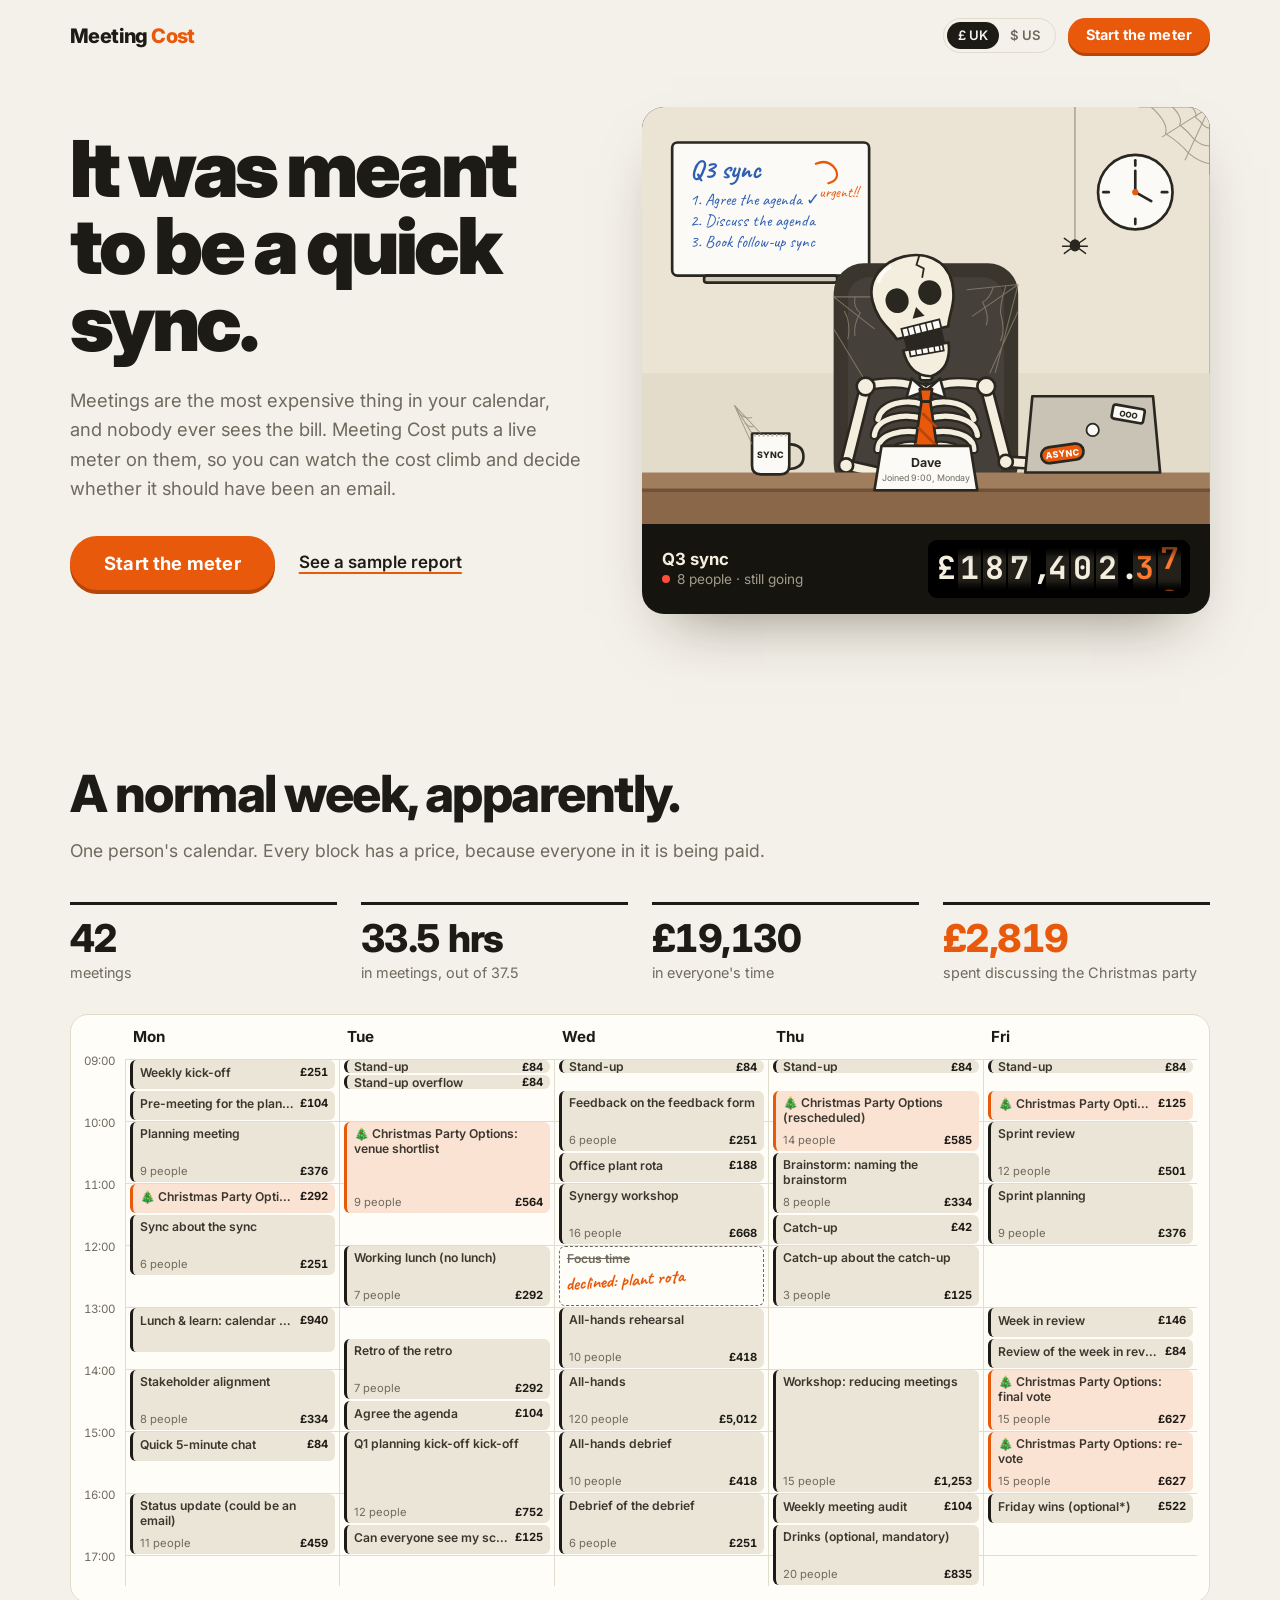
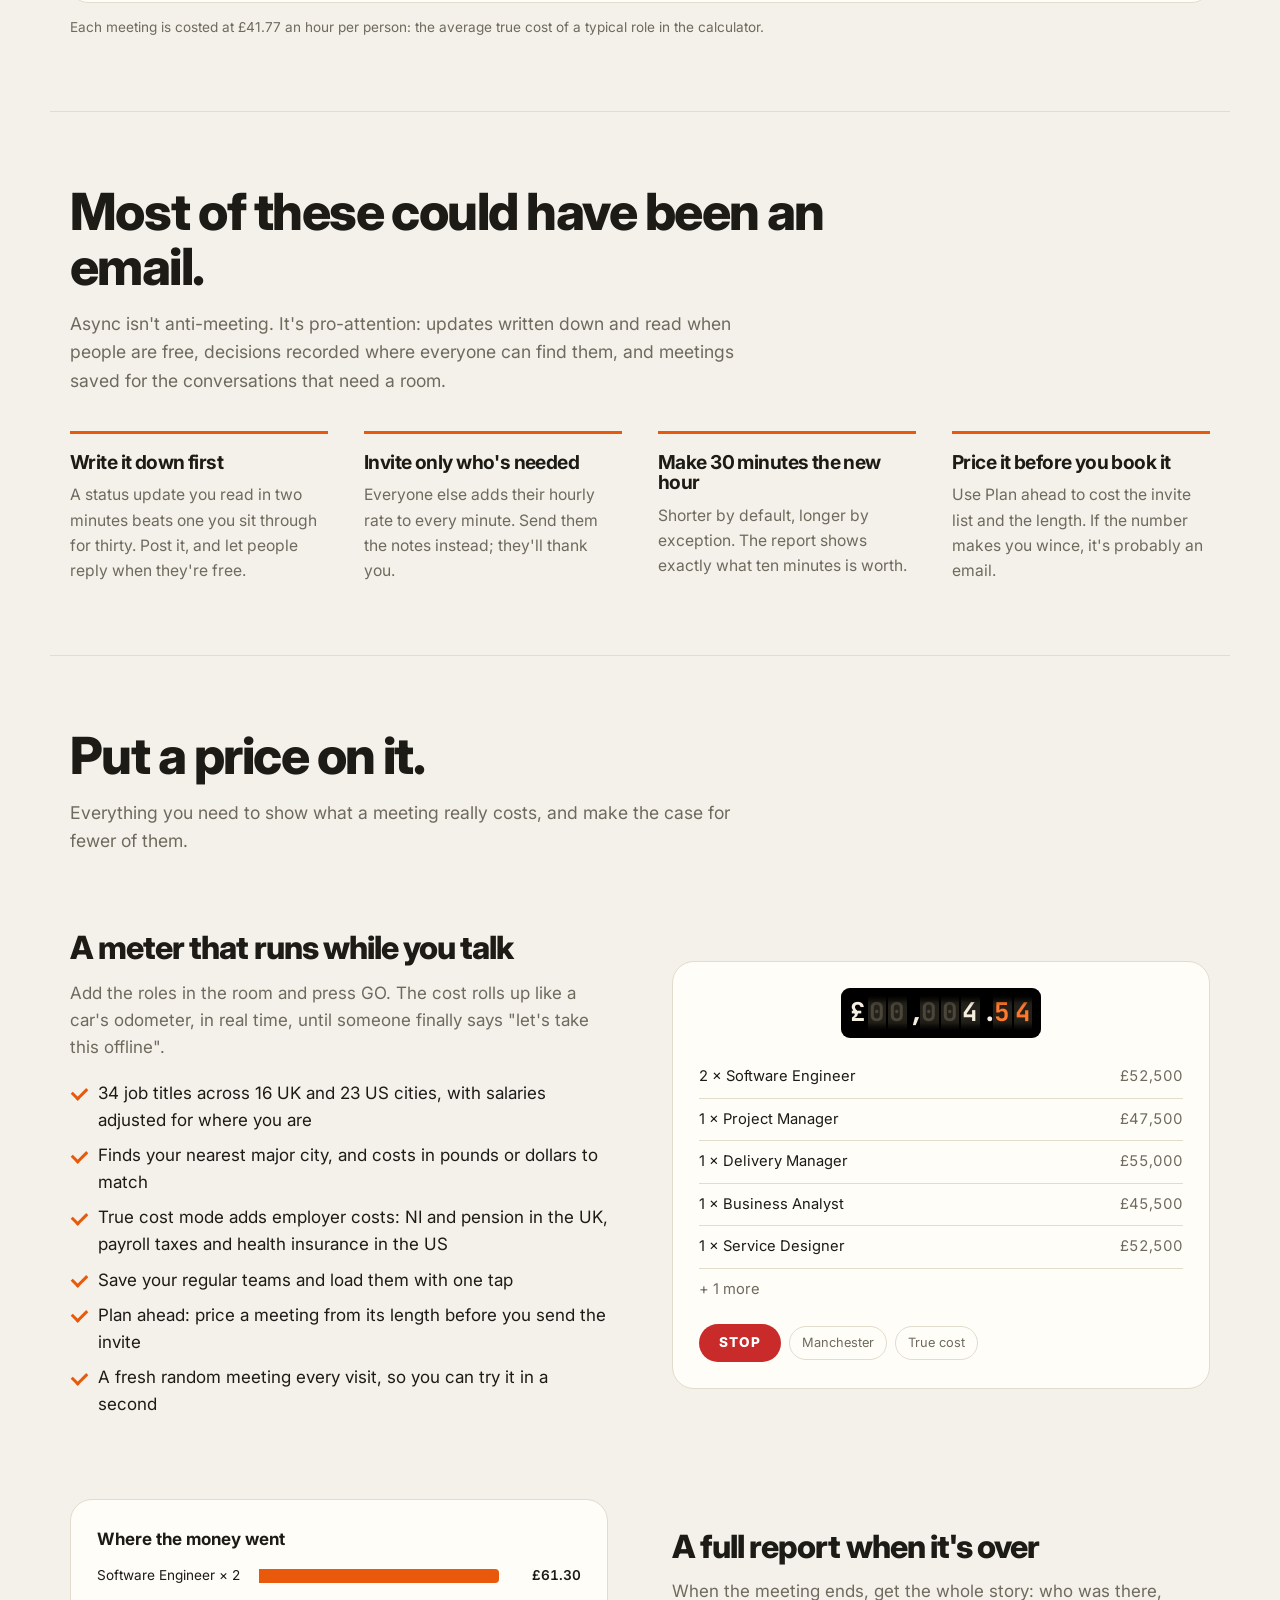
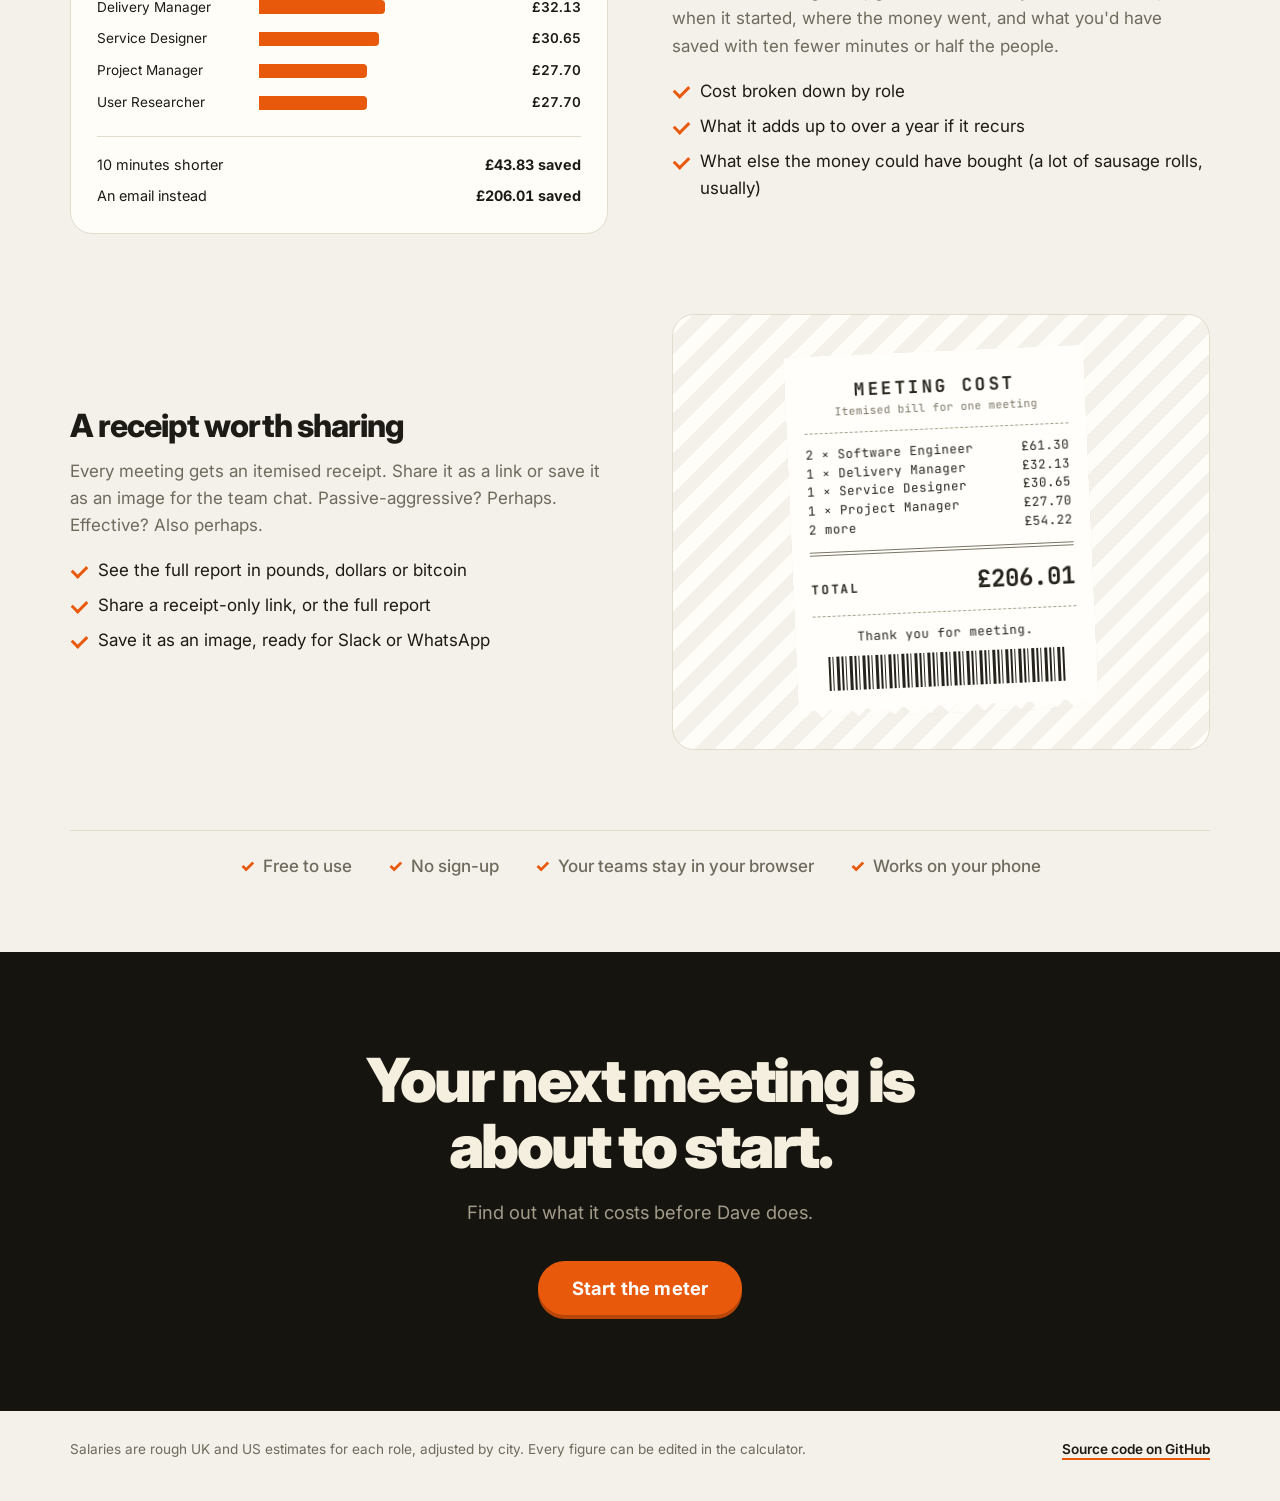
<file: index.html>
<!doctype html>
<html lang="en-GB">
<head>
  <meta charset="utf-8">
  <meta name="viewport" content="width=device-width, initial-scale=1">
  <title>Meeting Cost</title>
  <meta name="description" content="Put a live price on every meeting. Watch the cost climb, see what it could have bought, and make the case for async.">
  <link rel="preconnect" href="https://fonts.googleapis.com">
  <link rel="preconnect" href="https://fonts.gstatic.com" crossorigin>
  <link href="https://fonts.googleapis.com/css2?family=Inter:wght@400;500;600;700;800;900&family=JetBrains+Mono:wght@500;700&family=Caveat:wght@500;700&display=swap" rel="stylesheet">
  <link rel="stylesheet" href="landing.css">
  <link rel="icon" href="data:image/svg+xml,<svg xmlns='http://www.w3.org/2000/svg' viewBox='0 0 100 100'><text y='.9em' font-size='90'>💸</text></svg>">
</head>
<body>
  <header class="nav">
    <a class="brand" href="./">Meeting <span>Cost</span></a>
    <div class="nav-right">
      <div class="region" id="region" role="group" aria-label="Show prices for">
        <button type="button" data-cc="UK" aria-pressed="true">£ UK</button>
        <button type="button" data-cc="US" aria-pressed="false">$ US</button>
      </div>
      <a class="btn btn-small" href="calculator.html">Start the meter</a>
    </div>
  </header>

  <main>
    <!-- hero -->
    <section class="hero">
      <div class="hero-copy">
        <h1>It was meant to be a quick sync.</h1>
        <p class="sub">Meetings are the most expensive thing in your calendar, and nobody ever sees the bill. Meeting Cost puts a live meter on them, so you can watch the cost climb and decide whether it should have been an email.</p>
        <div class="cta-row">
          <a class="btn btn-big" href="calculator.html">Start the meter</a>
          <a class="link" id="sampleReport" href="report.html">See a sample report</a>
        </div>
      </div>
      <figure class="scene">
        <div class="scene-art"><svg xmlns="http://www.w3.org/2000/svg" viewBox="0 0 640 470" role="img" aria-labelledby="t d">
  <title id="t">A skeleton still sitting in a meeting</title>
  <desc id="d">A skeleton in a collar and orange tie slumps at a meeting-room table, covered in cobwebs, beside a dusty mug and a laptop. The whiteboard behind reads "Q3 sync" and the clock keeps ticking.</desc>
  <defs>
    <style>
      .ink { stroke: #2a2720; stroke-width: 3; stroke-linejoin: round; stroke-linecap: round; }
      .bone-o { fill: none; stroke: #2a2720; stroke-linecap: round; stroke-linejoin: round; }
      .bone { fill: none; stroke: #f4eedf; stroke-linecap: round; stroke-linejoin: round; }
      .web { fill: none; stroke: #8d8676; stroke-width: 1.2; opacity: .75; }
      .txt { font-family: Inter, system-ui, sans-serif; fill: #2a2720; }
      .hand { font-family: Caveat, "Marker Felt", "Comic Sans MS", cursive; fill: #2f5fb3; }
    </style>
  </defs>

  <!-- wall -->
  <rect width="640" height="470" fill="#ebe4d4"/>
  <rect y="300" width="640" height="120" fill="#e4dccb"/>

  <!-- whiteboard -->
  <rect x="34" y="40" width="222" height="150" rx="6" fill="#fbfaf6" class="ink"/>
  <rect x="70" y="190" width="150" height="8" rx="3" fill="#cfc7b6" class="ink" stroke-width="2"/>
  <text x="54" y="80" class="hand" font-size="30" font-weight="700">Q3 sync</text>
  <text x="54" y="110" class="hand" font-size="19">1. Agree the agenda ✓</text>
  <text x="54" y="134" class="hand" font-size="19">2. Discuss the agenda</text>
  <text x="54" y="158" class="hand" font-size="19">3. Book follow-up sync</text>
  <path d="M196 64 q14 -6 22 6 q6 12 -8 16" fill="none" stroke="#e8590c" stroke-width="2.5" stroke-linecap="round"/>
  <text x="200" y="102" class="hand" font-size="17" fill="#e8590c" style="fill:#e8590c">urgent!!</text>

  <!-- clock -->
  <circle cx="556" cy="96" r="42" fill="#fbfaf6" class="ink" stroke-width="4"/>
  <g stroke="#2a2720" stroke-width="3" stroke-linecap="round">
    <line x1="556" y1="60" x2="556" y2="66"/><line x1="556" y1="126" x2="556" y2="132"/>
    <line x1="520" y1="96" x2="526" y2="96"/><line x1="586" y1="96" x2="592" y2="96"/>
    <line x1="556" y1="96" x2="556" y2="72"/>
    <line x1="556" y1="96" x2="574" y2="106"/>
  </g>
  <circle cx="556" cy="96" r="3.5" fill="#e8590c"/>

  <!-- cobweb in the top-right corner, with a spider -->
  <g class="web">
    <path d="M640 0 L560 0 M640 0 L586 34 M640 0 L612 60 M640 0 L640 76"/>
    <path d="M574 0 Q594 18 590 30 Q606 40 616 52 Q628 62 640 64"/>
    <path d="M598 0 Q610 12 606 20 Q616 28 622 36 Q630 44 640 44"/>
    <path d="M620 0 Q626 8 624 12 Q630 16 632 20 Q636 24 640 24"/>
  </g>
  <line x1="488" y1="0" x2="488" y2="150" stroke="#8d8676" stroke-width="1.2"/>
  <g transform="translate(488 156)">
    <ellipse rx="6" ry="7" fill="#2a2720"/>
    <g stroke="#2a2720" stroke-width="1.6" fill="none" stroke-linecap="round">
      <path d="M-5 -3 l-7 -5 M-6 1 l-8 0 M-5 4 l-7 5 M5 -3 l7 -5 M6 1 l8 0 M5 4 l7 5"/>
    </g>
  </g>

  <!-- chair back -->
  <rect x="216" y="176" width="208" height="260" rx="34" fill="#3a362d"/>
  <rect x="232" y="192" width="176" height="230" rx="24" fill="#45403a"/>

  <!-- cobwebs from the chair to the skull and shoulder -->
  <g class="web">
    <path d="M424 200 L366 206 M424 200 L372 236 M424 200 L398 300 M424 230 L392 300"/>
    <path d="M396 203 Q392 216 384 220 Q392 236 388 246 M410 202 Q404 220 404 232 Q410 252 404 264"/>
    <path d="M216 214 L276 214 M216 214 L262 250 M216 250 L250 306"/>
    <path d="M240 214 Q238 226 246 232 Q238 246 240 258 M228 230 Q236 244 232 262"/>
  </g>

  <!-- ribcage and spine -->
  <g>
    <path d="M320 318 V412" class="bone-o" stroke-width="16"/>
    <path d="M320 318 V412" class="bone" stroke-width="10" stroke-dasharray="9 4"/>
    <g>
      <path d="M318 336 C298 328 270 334 266 352" class="bone-o" stroke-width="11"/>
      <path d="M318 352 C296 344 264 350 262 370" class="bone-o" stroke-width="11"/>
      <path d="M318 368 C296 362 266 368 266 386" class="bone-o" stroke-width="11"/>
      <path d="M318 384 C300 378 276 384 276 398" class="bone-o" stroke-width="11"/>
      <path d="M322 336 C342 328 370 334 374 352" class="bone-o" stroke-width="11"/>
      <path d="M322 352 C344 344 376 350 378 370" class="bone-o" stroke-width="11"/>
      <path d="M322 368 C344 362 374 368 374 386" class="bone-o" stroke-width="11"/>
      <path d="M322 384 C340 378 364 384 364 398" class="bone-o" stroke-width="11"/>
      <path d="M318 336 C298 328 270 334 266 352" class="bone" stroke-width="6"/>
      <path d="M318 352 C296 344 264 350 262 370" class="bone" stroke-width="6"/>
      <path d="M318 368 C296 362 266 368 266 386" class="bone" stroke-width="6"/>
      <path d="M318 384 C300 378 276 384 276 398" class="bone" stroke-width="6"/>
      <path d="M322 336 C342 328 370 334 374 352" class="bone" stroke-width="6"/>
      <path d="M322 352 C344 344 376 350 378 370" class="bone" stroke-width="6"/>
      <path d="M322 368 C344 362 374 368 374 386" class="bone" stroke-width="6"/>
      <path d="M322 384 C340 378 364 384 364 398" class="bone" stroke-width="6"/>
    </g>
  </g>

  <!-- collarbones -->
  <path d="M316 318 C296 308 274 310 252 314" class="bone-o" stroke-width="13"/>
  <path d="M324 318 C344 308 366 310 388 314" class="bone-o" stroke-width="13"/>
  <path d="M316 318 C296 308 274 310 252 314" class="bone" stroke-width="8"/>
  <path d="M324 318 C344 308 366 310 388 314" class="bone" stroke-width="8"/>

  <!-- arms: left elbow on the table, right reaching for the laptop -->
  <g>
    <path d="M252 316 L230 404" class="bone-o" stroke-width="16"/>
    <path d="M230 404 L292 418" class="bone-o" stroke-width="15"/>
    <path d="M388 316 L410 400" class="bone-o" stroke-width="16"/>
    <path d="M410 400 L446 402" class="bone-o" stroke-width="15"/>
    <path d="M252 316 L230 404" class="bone" stroke-width="10"/>
    <path d="M230 404 L292 418" class="bone" stroke-width="9"/>
    <path d="M388 316 L410 400" class="bone" stroke-width="10"/>
    <path d="M410 400 L446 402" class="bone" stroke-width="9"/>
    <circle cx="252" cy="315" r="10" fill="#f4eedf" class="ink"/>
    <circle cx="388" cy="315" r="10" fill="#f4eedf" class="ink"/>
    <circle cx="230" cy="404" r="8" fill="#f4eedf" class="ink"/>
    <circle cx="410" cy="400" r="8" fill="#f4eedf" class="ink"/>
  </g>

  <!-- collar and tie -->
  <path d="M304 306 L320 320 L298 328 Z" fill="#fbfaf6" class="ink" stroke-width="2.5"/>
  <path d="M336 306 L320 320 L342 328 Z" fill="#fbfaf6" class="ink" stroke-width="2.5"/>
  <path d="M313 318 H327 L325 332 H315 Z" fill="#e8590c" class="ink" stroke-width="2.5"/>
  <path d="M315 332 H325 L334 394 L320 408 L306 394 Z" fill="#e8590c" class="ink" stroke-width="2.5"/>
  <path d="M317 346 L331 360 M312 362 L333 383 M309 380 L326 397" stroke="#b84508" stroke-width="3" stroke-linecap="round"/>

  <!-- neck -->
  <rect x="312" y="288" width="16" height="10" rx="3" fill="#f4eedf" class="ink" stroke-width="2.5"/>
  <rect x="313" y="298" width="14" height="10" rx="3" fill="#f4eedf" class="ink" stroke-width="2.5"/>

  <!-- skull, slumped to one side -->
  <g transform="rotate(-14 320 270)">
    <!-- open mouth -->
    <rect x="298" y="250" width="44" height="24" rx="4" fill="#2a2720"/>
    <!-- jaw, dropped open -->
    <g transform="translate(0 8) rotate(4 320 262)">
    <path d="M294 262 Q296 292 320 296 Q344 292 346 262 Z" fill="#f4eedf" class="ink"/>
    <path d="M301 263 H339 V270 H301 Z" fill="#fbfaf6" stroke="#2a2720" stroke-width="2"/>
    <path d="M308 263 V270 M315 263 V270 M322 263 V270 M329 263 V270 M335 263 V270" stroke="#2a2720" stroke-width="1.6"/>
    </g>
    <!-- cranium -->
    <path d="M274 206 C274 152 366 152 366 206 C366 230 354 240 350 254 H290 C286 240 274 230 274 206 Z" fill="#f4eedf" class="ink"/>
    <path d="M298 244 H342 V254 H298 Z" fill="#fbfaf6" stroke="#2a2720" stroke-width="2"/>
    <path d="M305 244 V254 M312 244 V254 M319 244 V254 M326 244 V254 M333 244 V254" stroke="#2a2720" stroke-width="1.6"/>
    <ellipse cx="301" cy="212" rx="13" ry="14" fill="#2a2720"/>
    <ellipse cx="339" cy="212" rx="13" ry="14" fill="#2a2720"/>
    <path d="M320 224 L313 236 H327 Z" fill="#2a2720"/>
    <path d="M338 168 l-6 10 l7 6 l-4 9" fill="none" stroke="#2a2720" stroke-width="2" stroke-linecap="round"/>
    <path d="M286 186 q6 -10 16 -12" fill="none" stroke="#fff" stroke-width="4" stroke-linecap="round" opacity=".8"/>
  </g>

  <!-- table -->
  <rect x="0" y="412" width="640" height="20" fill="#a07d5c"/>
  <rect x="0" y="432" width="640" height="38" fill="#8a6748"/>
  <rect x="0" y="430" width="640" height="4" fill="#6f523a"/>

  <!-- left hand resting on the table -->
  <g fill="#f4eedf" class="ink" stroke-width="2.5">
    <rect x="286" y="404" width="20" height="12" rx="5"/>
    <rect x="304" y="401" width="14" height="5" rx="2.5"/>
    <rect x="305" y="407" width="16" height="5" rx="2.5"/>
    <rect x="303" y="413" width="14" height="5" rx="2.5"/>
  </g>

  <!-- laptop, seen from behind -->
  <path d="M432 412 L440 326 H576 L584 412 Z" fill="#c9c3b6" class="ink"/>
  <circle cx="508" cy="364" r="7" fill="#fbfaf6" stroke="#2a2720" stroke-width="2"/>
  <g transform="rotate(-8 470 392)">
    <rect x="450" y="382" width="48" height="18" rx="9" fill="#e8590c" class="ink" stroke-width="2"/>
    <text x="474" y="395" text-anchor="middle" class="txt" font-size="10" font-weight="800" fill="#fff" style="fill:#fff">ASYNC</text>
  </g>
  <g transform="rotate(10 548 346)">
    <rect x="530" y="338" width="36" height="16" rx="3" fill="#fbfaf6" class="ink" stroke-width="2"/>
    <text x="548" y="350" text-anchor="middle" class="txt" font-size="9" font-weight="800">OOO</text>
  </g>

  <!-- dusty mug with a web -->
  <path d="M164 380 q18 0 18 14 q0 14 -18 14" fill="none" stroke="#2a2720" stroke-width="3"/>
  <path d="M124 368 H166 V404 Q166 414 156 414 H134 Q124 414 124 404 Z" fill="#fbfaf6" class="ink"/>
  <text x="145" y="396" text-anchor="middle" class="txt" font-size="10" font-weight="800">SYNC</text>
  <path d="M126 370 H164" stroke="#b9b1a0" stroke-width="3" stroke-dasharray="2 3"/>
  <g class="web"><path d="M124 368 L104 336 M134 368 L104 336 M124 380 L104 336"/><path d="M110 346 Q116 352 124 350 M116 356 Q122 362 126 360"/></g>

  <!-- name card -->
  <path d="M262 432 L270 382 H370 L378 432 Z" fill="#fbfaf6" class="ink"/>
  <text x="320" y="406" text-anchor="middle" class="txt" font-size="14" font-weight="700">Dave</text>
  <text x="320" y="422" text-anchor="middle" class="txt" font-size="10" fill="#6f6a5e" style="fill:#6f6a5e">Joined 9:00, Monday</text>
</svg></div>
        <figcaption class="display">
          <div class="display-label">
            <strong>Q3 sync</strong>
            <span id="heroMeta">8 people · still going</span>
          </div>
          <div class="odometer" id="heroOdo" aria-label="Running cost of the Q3 sync"></div>
        </figcaption>
      </figure>
    </section>

    <!-- calendar -->
    <section class="section calendar-section">
      <div class="section-head">
        <h2>A normal week, apparently.</h2>
        <p class="lede">One person's calendar. Every block has a price, because everyone in it is being paid.</p>
      </div>
      <div class="week-stats" id="weekStats"></div>
      <p class="swipe">Swipe to see the whole week</p>
      <div class="cal-scroll" tabindex="0" aria-label="A week of meetings, scrollable">
        <div class="cal" id="cal"></div>
      </div>
      <p class="fine" id="calNote"></p>
    </section>

    <!-- async -->
    <section class="section async">
      <div class="section-head">
        <h2>Most of these could have been an email.</h2>
        <p class="lede">Async isn't anti-meeting. It's pro-attention: updates written down and read when people are free, decisions recorded where everyone can find them, and meetings saved for the conversations that need a room.</p>
      </div>
      <div class="principles">
        <div>
          <h3>Write it down first</h3>
          <p>A status update you read in two minutes beats one you sit through for thirty. Post it, and let people reply when they're free.</p>
        </div>
        <div>
          <h3>Invite only who's needed</h3>
          <p>Everyone else adds their hourly rate to every minute. Send them the notes instead; they'll thank you.</p>
        </div>
        <div>
          <h3>Make 30 minutes the new hour</h3>
          <p>Shorter by default, longer by exception. The report shows exactly what ten minutes is worth.</p>
        </div>
        <div>
          <h3>Price it before you book it</h3>
          <p>Use Plan ahead to cost the invite list and the length. If the number makes you wince, it's probably an email.</p>
        </div>
      </div>
    </section>

    <!-- features -->
    <section class="section features">
      <div class="section-head">
        <h2>Put a price on it.</h2>
        <p class="lede">Everything you need to show what a meeting really costs, and make the case for fewer of them.</p>
      </div>

      <article class="feature">
        <div class="feature-copy">
          <h3>A meter that runs while you talk</h3>
          <p>Add the roles in the room and press GO. The cost rolls up like a car's odometer, in real time, until someone finally says "let's take this offline".</p>
          <ul class="ticks">
            <li><span id="roleCount">34</span> job titles across <span id="ukCities">16</span> UK and <span id="usCities">23</span> US cities, with salaries adjusted for where you are</li>
            <li>Finds your nearest major city, and costs in pounds or dollars to match</li>
            <li>True cost mode adds employer costs: NI and pension in the UK, payroll taxes and health insurance in the US</li>
            <li>Save your regular teams and load them with one tap</li>
            <li>Plan ahead: price a meeting from its length before you send the invite</li>
            <li>A fresh random meeting every visit, so you can try it in a second</li>
          </ul>
        </div>
        <div class="demo demo-calc" aria-hidden="true">
          <div class="mini-odo-wrap"><div class="odometer small" id="demoOdo"></div></div>
          <ul class="mini-rows" id="miniRows"></ul>
          <div class="mini-controls">
            <span class="mini-go">STOP</span>
            <span class="mini-chip" id="miniPlace">Manchester</span>
            <span class="mini-chip">True cost</span>
          </div>
        </div>
      </article>

      <article class="feature flip">
        <div class="feature-copy">
          <h3>A full report when it's over</h3>
          <p>When the meeting ends, get the whole story: who was there, when it started, where the money went, and what you'd have saved with ten fewer minutes or half the people.</p>
          <ul class="ticks">
            <li>Cost broken down by role</li>
            <li>What it adds up to over a year if it recurs</li>
            <li>What else the money could have bought (a lot of <span data-uk="sausage rolls" data-us="Costco hot dogs">sausage rolls</span>, usually)</li>
          </ul>
        </div>
        <div class="demo demo-report" aria-hidden="true">
          <p class="mini-title">Where the money went</p>
          <div class="mini-bars" id="miniBars"></div>
          <div class="mini-saves" id="miniSaves"></div>
        </div>
      </article>

      <article class="feature">
        <div class="feature-copy">
          <h3>A receipt worth sharing</h3>
          <p>Every meeting gets an itemised receipt. Share it as a link or save it as an image for the team chat. Passive-aggressive? Perhaps. Effective? Also perhaps.</p>
          <ul class="ticks">
            <li>See the full report in pounds, dollars or bitcoin</li>
            <li>Share a receipt-only link, or the full report</li>
            <li>Save it as an image, ready for Slack or WhatsApp</li>
          </ul>
        </div>
        <div class="demo demo-receipt" aria-hidden="true">
          <div class="mini-receipt" id="miniReceipt"></div>
        </div>
      </article>

      <ul class="facts">
        <li>Free to use</li>
        <li>No sign-up</li>
        <li>Your teams stay in your browser</li>
        <li>Works on your phone</li>
      </ul>
    </section>

    <!-- final CTA -->
    <section class="final">
      <h2>Your next meeting is about to start.</h2>
      <p>Find out what it costs before Dave does.</p>
      <a class="btn btn-big" href="calculator.html">Start the meter</a>
    </section>
  </main>

  <footer class="foot">
    <p>Salaries are rough UK and US estimates for each role, adjusted by city. Every figure can be edited in the calculator.</p>
    <p><a class="link" href="https://github.com/DrLazer/meeting-cost-calc">Source code on GitHub</a></p>
  </footer>

  <script type="module" src="landing.js"></script>
</body>
</html>
</file>
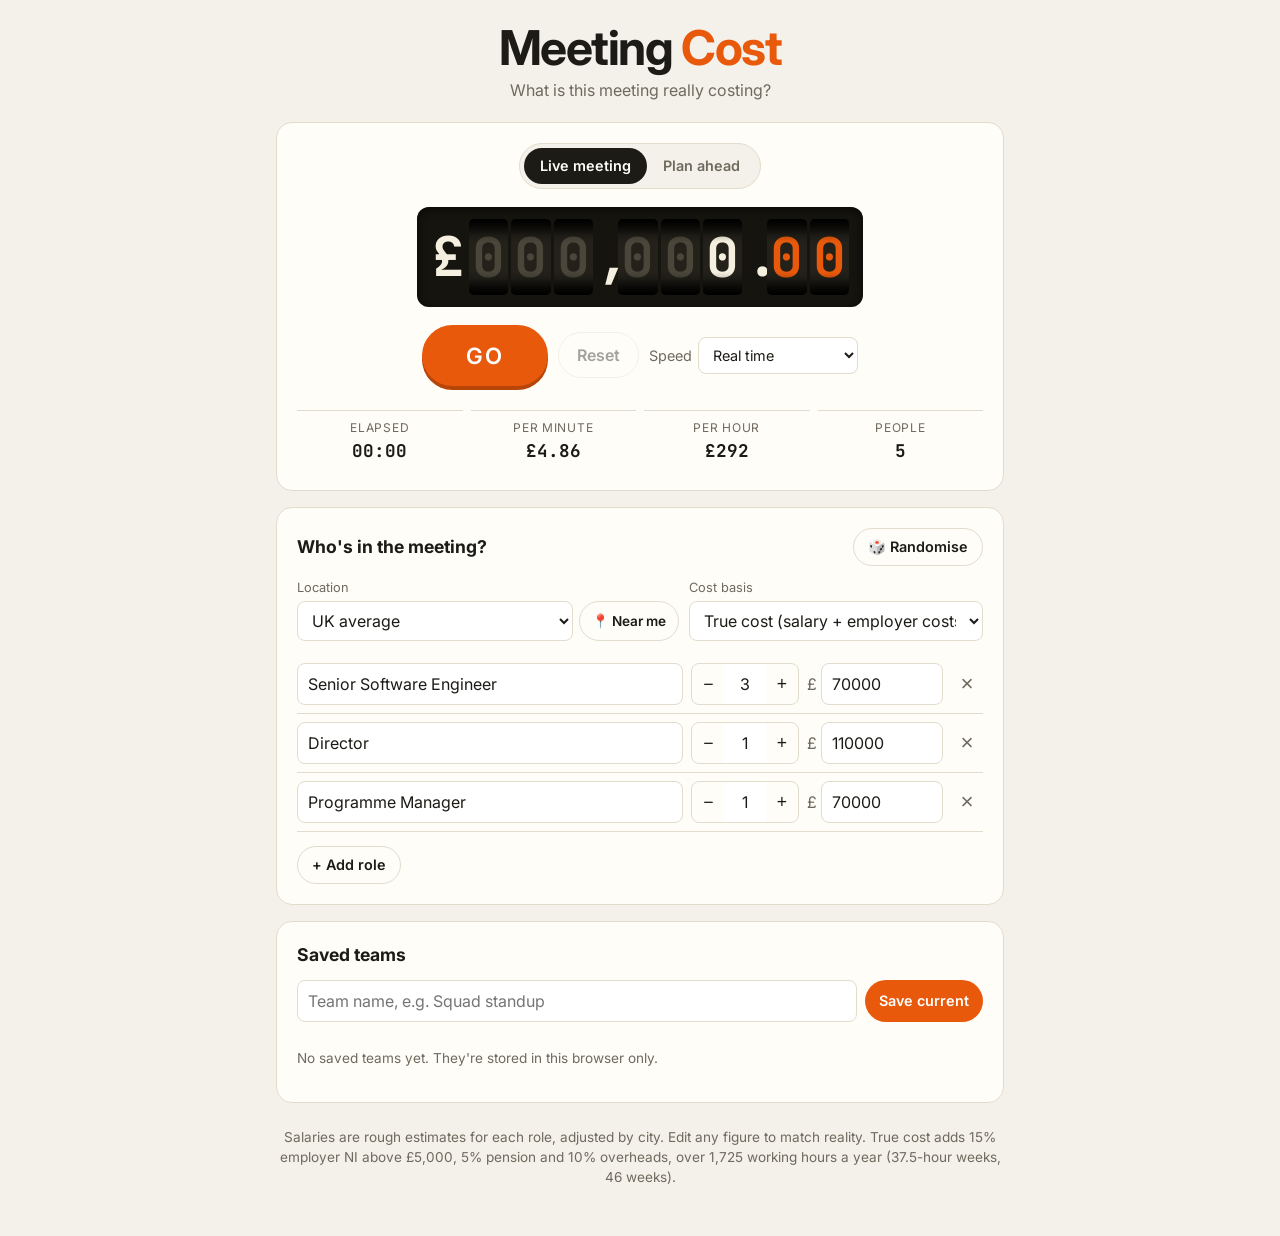
<file: calculator.html>
<!doctype html>
<html lang="en-GB">
<head>
  <meta charset="utf-8">
  <meta name="viewport" content="width=device-width, initial-scale=1">
  <title>Meeting Cost</title>
  <meta name="description" content="Watch what your meeting is really costing, live.">
  <link rel="preconnect" href="https://fonts.googleapis.com">
  <link rel="preconnect" href="https://fonts.gstatic.com" crossorigin>
  <link href="https://fonts.googleapis.com/css2?family=Inter:wght@400;500;600;700&family=JetBrains+Mono:wght@500;700&display=swap" rel="stylesheet">
  <link rel="stylesheet" href="style.css">
  <link rel="icon" href="data:image/svg+xml,<svg xmlns='http://www.w3.org/2000/svg' viewBox='0 0 100 100'><text y='.9em' font-size='90'>💸</text></svg>">
</head>
<body>
  <main class="wrap">
    <header class="top">
      <h1><a href="./">Meeting <span>Cost</span></a></h1>
      <p class="tag">What is this meeting really costing?</p>
    </header>

    <section class="meter card" aria-live="polite">
      <div class="mode-tabs" role="tablist" aria-label="How to cost this meeting">
        <button role="tab" id="tabLive" aria-selected="true" aria-controls="liveControls">Live meeting</button>
        <button role="tab" id="tabPlan" aria-selected="false" aria-controls="planControls">Plan ahead</button>
      </div>
      <div class="odometer" id="odometer" aria-label="Meeting cost"></div>
      <div id="planControls" class="plan" hidden>
        <div class="plan-field">
          <span class="plan-label" id="lenLabel">How long?</span>
          <div class="chips" role="group" aria-labelledby="lenLabel">
            <button type="button" class="chip" data-mins="15">15m</button>
            <button type="button" class="chip" data-mins="30">30m</button>
            <button type="button" class="chip" data-mins="45">45m</button>
            <button type="button" class="chip" data-mins="60">1h</button>
            <button type="button" class="chip" data-mins="90">1h 30m</button>
            <label class="chip chip-input"><input id="planMins" type="number" min="5" max="600" step="5" value="30" aria-label="Length in minutes"> min</label>
          </div>
        </div>
        <label class="plan-field">
          <span class="plan-label">Starts <em>(optional)</em></span>
          <input id="planStart" type="datetime-local">
        </label>
        <a id="planReport" class="btn btn-go" href="report.html" target="_blank" rel="noopener">See the cost</a>
      </div>
      <div class="controls" id="liveControls">
        <button id="go" class="btn btn-go">GO</button>
        <button id="reset" class="btn btn-ghost" disabled>Reset</button>
        <label class="speed">
          <span>Speed</span>
          <select id="speed">
            <option value="1">Real time</option>
            <option value="10">10×</option>
            <option value="60">60× (1 min = 1 hr)</option>
          </select>
        </label>
      </div>
      <dl class="stats">
        <div><dt id="elapsedLabel">Elapsed</dt><dd id="elapsed">00:00</dd></div>
        <div><dt>Per minute</dt><dd id="perMinute">–</dd></div>
        <div><dt>Per hour</dt><dd id="perHour">–</dd></div>
        <div><dt>People</dt><dd id="people">0</dd></div>
      </dl>
      <div id="result" class="result" hidden>
        <p id="resultText"></p>
        <div class="result-actions">
          <a id="report" class="btn btn-small" href="report.html" target="_blank" rel="noopener">See full report</a>
          <button id="copyResult" class="btn btn-small btn-ghost">Copy result</button>
          <button id="copyLink" class="btn btn-small btn-ghost">Copy link to this result</button>
        </div>
      </div>
    </section>

    <section class="card">
      <div class="section-head">
        <h2>Who's in the meeting?</h2>
        <button id="randomise" class="btn btn-small btn-ghost">🎲 Randomise</button>
      </div>

      <div class="settings">
        <div class="place">
          <label for="location">Location</label>
          <div class="place-row">
            <select id="location"></select>
            <button type="button" id="nearMe" class="btn btn-small btn-ghost near">📍 Near me</button>
          </div>
          <p id="nearStatus" class="near-status" role="status"></p>
        </div>
        <label>
          <span>Cost basis</span>
          <select id="mode">
            <option value="true">True cost (salary + employer costs)</option>
            <option value="salary">Salary only</option>
          </select>
        </label>
      </div>

      <ul id="attendees" class="attendees"></ul>
      <button id="addRow" class="btn btn-small btn-ghost add">+ Add role</button>
      <datalist id="roleList"></datalist>
    </section>

    <section class="card">
      <h2>Saved teams</h2>
      <form id="saveForm" class="save">
        <input id="teamName" type="text" placeholder="Team name, e.g. Squad standup" maxlength="40" required>
        <button class="btn btn-small" type="submit">Save current</button>
      </form>
      <ul id="teams" class="teams"></ul>
      <p id="noTeams" class="muted">No saved teams yet. They're stored in this browser only.</p>
    </section>

    <footer class="foot muted">
      Salaries are rough estimates for each role, adjusted by city. Edit any figure to match reality.
      <span id="costNote"></span>
    </footer>
  </main>

  <template id="rowTpl">
    <li class="row">
      <input class="role" type="text" list="roleList" aria-label="Job title">
      <div class="count">
        <button type="button" class="dec" aria-label="Fewer">−</button>
        <input class="n" type="number" min="1" max="99" value="1" aria-label="How many">
        <button type="button" class="inc" aria-label="More">+</button>
      </div>
      <label class="salary"><span>£</span><input class="sal" type="number" min="0" step="1000" aria-label="Annual salary"></label>
      <button type="button" class="remove" aria-label="Remove">×</button>
    </li>
  </template>

  <script type="module" src="app.js"></script>
</body>
</html>
</file>
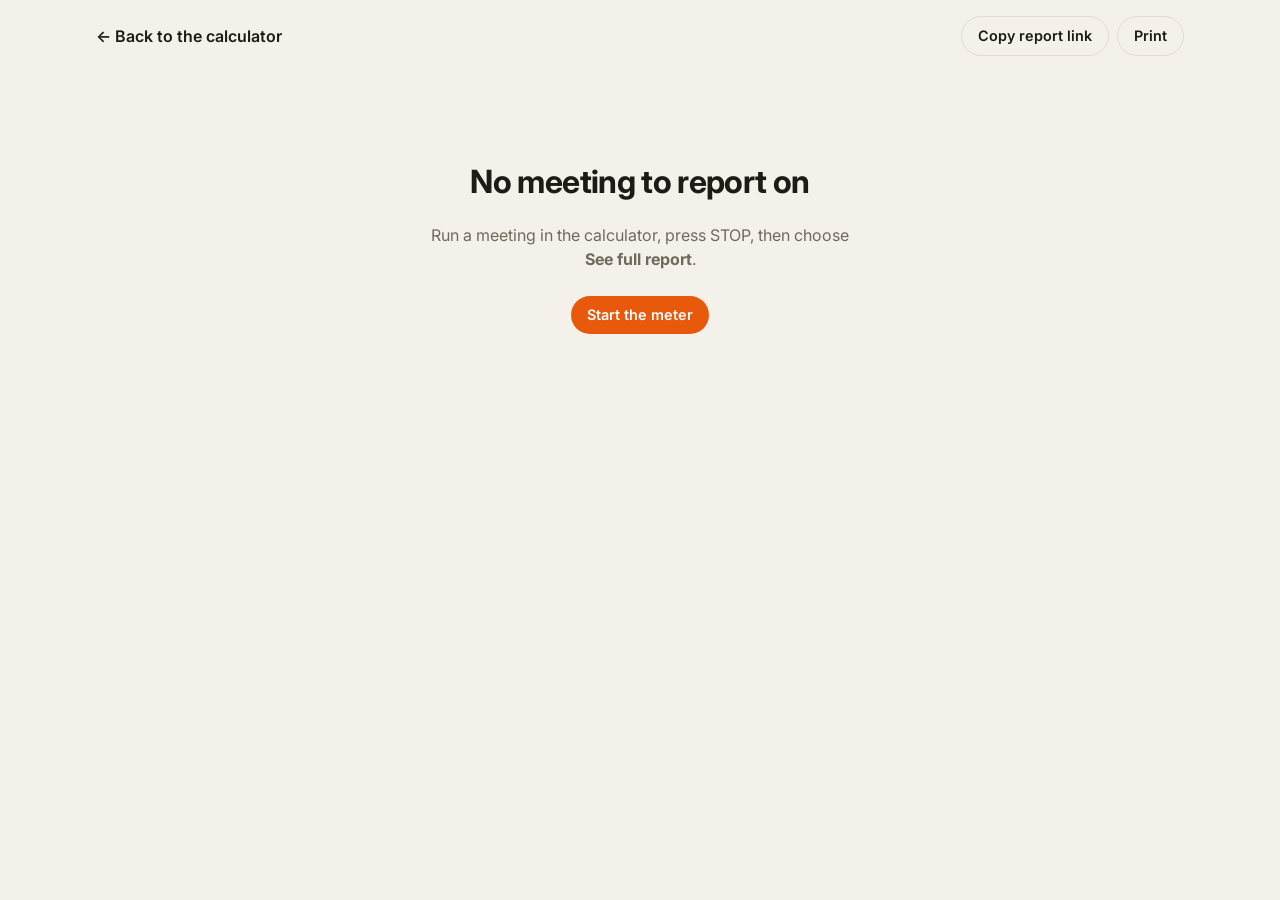
<file: report.html>
<!doctype html>
<html lang="en-GB">
<head>
  <meta charset="utf-8">
  <meta name="viewport" content="width=device-width, initial-scale=1">
  <title>Meeting Report</title>
  <meta name="description" content="The full bill for a meeting: who was there, what it cost, and what else that money could have done.">
  <link rel="preconnect" href="https://fonts.googleapis.com">
  <link rel="preconnect" href="https://fonts.gstatic.com" crossorigin>
  <link crossorigin="anonymous" href="https://fonts.googleapis.com/css2?family=Inter:wght@400;500;600;700;800&family=JetBrains+Mono:wght@400;500;700&display=swap" rel="stylesheet">
  <link rel="stylesheet" href="report.css">
  <link rel="icon" href="data:image/svg+xml,<svg xmlns='http://www.w3.org/2000/svg' viewBox='0 0 100 100'><text y='.9em' font-size='90'>🧾</text></svg>">
</head>
<body>
  <main class="page">
    <nav class="bar">
      <a id="back" class="link" href="calculator.html">← Back to the calculator</a>
      <div class="bar-actions">
        <button id="copy" class="btn btn-ghost">Copy report link</button>
        <button id="print" class="btn btn-ghost">Print</button>
      </div>
    </nav>

    <div id="empty" class="empty" hidden>
      <h1>No meeting to report on</h1>
      <p>Run a meeting in the calculator, press STOP, then choose <strong>See full report</strong>.</p>
      <a class="btn" href="calculator.html">Start the meter</a>
    </div>

    <div id="report" class="layout" hidden>
      <aside class="receipt-col">
        <div class="slot" aria-hidden="true"></div>
        <article class="receipt" id="receipt" aria-label="Meeting receipt">
          <header class="r-head">
            <div class="r-brand">MEETING COST</div>
            <div class="r-sub" id="rSub">Itemised bill for one meeting</div>
            <div class="r-meta" id="meta"></div>
          </header>
          <div class="r-rule"></div>
          <ul class="r-items" id="items"></ul>
          <div class="r-rule"></div>
          <dl class="r-sums" id="sums"></dl>
          <div class="r-rule double"></div>
          <div class="r-total">
            <span>TOTAL</span>
            <strong id="total"></strong>
          </div>
          <div class="r-rule"></div>
          <p class="r-thanks" id="rThanks">Thank you for meeting.<br>Please consider an email next time.</p>
          <div class="r-barcode" id="barcode" aria-hidden="true"></div>
          <div class="r-no" id="receiptNo"></div>
        </article>
        <div class="receipt-actions">
          <button id="shareReceipt" class="btn">Share receipt</button>
          <button id="saveImage" class="btn btn-ghost">Save image</button>
        </div>
        <p class="receipt-cta"><a class="link" id="fullReport" href="#">See the full report</a> · <a class="link" href="./">Cost your own meeting</a></p>
      </aside>

      <div class="content">
        <section class="headline">
          <div class="cur-row">
            <span class="cur-label" id="curLabel">Show in</span>
            <div class="cur-switch" id="curSwitch" role="group" aria-labelledby="curLabel"></div>
          </div>
          <p class="lede" id="lede"></p>
          <div class="kpis" id="kpis"></div>
        </section>

        <section class="block">
          <h2>Where the money went</h2>
          <p class="hint">Share of the bill by role. Hover or tap a bar for the detail.</p>
          <div class="chart" id="chart" role="list"></div>
          <div class="tooltip" id="tooltip" role="status" hidden></div>
        </section>

        <section class="block">
          <h2 id="hShorter">If it had been shorter</h2>
          <ul class="savings" id="savings"></ul>
        </section>

        <section class="block">
          <h2>If it happens every…</h2>
          <div class="recurring" id="recurring"></div>
          <p class="hint" id="recurNote"></p>
        </section>

        <section class="block">
          <h2 id="hInstead">What that money could have bought</h2>
          <ul class="instead" id="instead"></ul>
          <p class="hint" id="insteadNote"></p>
        </section>

        <footer class="foot"><p class="cur-note" id="curNote"></p><p id="assumptions"></p></footer>
      </div>
    </div>
  </main>
  <script src="vendor/html-to-image.js" defer></script>
  <script type="module" src="report.js"></script>
</body>
</html>
</file>
<file: landing.css>
[hidden] { display: none !important; }
:root {
  --bg: #f4f1ea;
  --surface: #fffdf8;
  --ink: #1d1b16;
  --muted: #6f6a5e;
  --line: #e2dccd;
  --accent: #e8590c;
  --accent-deep: #b84508;
  --accent-soft: #fbe3d4;
  --accent-ink: #fff;
  --ev: #ebe5d7;
  --ev-ink: #3b372e;
  --night: #15140f;
  --night-2: #23211a;
  --night-ink: #f5efe0;
  color-scheme: light;
}
@media (prefers-color-scheme: dark) {
  :root:not([data-theme="light"]) {
    --bg: #12110d; --surface: #1b1a15; --ink: #f2ede1; --muted: #9a9484; --line: #2e2c24;
    --accent: #f76b1c; --accent-soft: #3a2416; --ev: #26241d; --ev-ink: #e4ddcd; --night: #0a0907; color-scheme: dark;
  }
}
:root[data-theme="dark"] {
  --bg: #12110d; --surface: #1b1a15; --ink: #f2ede1; --muted: #9a9484; --line: #2e2c24;
  --accent: #f76b1c; --accent-soft: #3a2416; --ev: #26241d; --ev-ink: #e4ddcd; --night: #0a0907; color-scheme: dark;
}

* { box-sizing: border-box; }
html { scroll-behavior: smooth; }
body { margin: 0; background: var(--bg); color: var(--ink); font: 17px/1.6 Inter, system-ui, sans-serif; overflow-x: hidden; }
h1, h2, h3 { margin: 0; letter-spacing: -0.03em; line-height: 1.08; }
p { margin: 0; }
:focus-visible { outline: 3px solid var(--accent); outline-offset: 3px; border-radius: 4px; }

.btn {
  display: inline-block; text-decoration: none; white-space: nowrap;
  font: 700 1rem/1 Inter, system-ui, sans-serif; letter-spacing: .01em;
  background: var(--accent); color: var(--accent-ink);
  border-radius: 999px; padding: 14px 26px;
  box-shadow: 0 4px 0 var(--accent-deep);
  transition: transform .08s, box-shadow .08s;
}
.btn:active { transform: translateY(2px); box-shadow: 0 2px 0 var(--accent-deep); }
.btn-small { font-size: .9rem; padding: 10px 18px; box-shadow: 0 3px 0 var(--accent-deep); }
.btn-big { font-size: 1.15rem; padding: 18px 34px; }
.link { color: var(--ink); font-weight: 600; text-decoration: underline; text-decoration-thickness: 2px; text-underline-offset: 4px; text-decoration-color: var(--accent); }
.link:hover { color: var(--accent); }

/* ---- nav ---- */
.nav { max-width: 1180px; margin: 0 auto; padding: 18px 20px; display: flex; justify-content: space-between; align-items: center; }
.brand { font-weight: 800; font-size: 1.25rem; letter-spacing: -0.03em; color: var(--ink); text-decoration: none; }
.brand span { color: var(--accent); }

/* ---- hero ---- */
.hero {
  max-width: 1180px; margin: 0 auto; padding: 36px 20px 80px;
  display: grid; grid-template-columns: 1fr 1.1fr; gap: 56px; align-items: center;
}
.hero h1 { font-size: clamp(2.6rem, 6.4vw, 4.9rem); font-weight: 900; letter-spacing: -0.045em; line-height: .98; max-width: 11ch; }
.sub { font-size: 1.15rem; color: var(--muted); margin: 24px 0 32px; max-width: 34em; }
.cta-row { display: flex; align-items: center; gap: 24px; flex-wrap: wrap; }

.scene { margin: 0; border-radius: 22px; overflow: hidden; background: var(--night); box-shadow: 0 30px 60px -30px rgba(40, 30, 10, .5); }
.scene-art svg { display: block; width: 100%; height: auto; }
.display { display: flex; align-items: center; justify-content: space-between; gap: 16px; padding: 16px 20px; color: var(--night-ink); flex-wrap: wrap; }
.display-label { display: grid; line-height: 1.3; }
.display-label strong { font-size: 1.05rem; }
.display-label span { color: #a39c8a; font-size: .85rem; }
.display-label span::before { content: ""; display: inline-block; width: 8px; height: 8px; border-radius: 50%; background: #ff4d3a; margin-right: 7px; vertical-align: 1px; animation: rec 1.4s infinite; }
@keyframes rec { 50% { opacity: .25; } }

/* odometer (matches the calculator) */
.odometer {
  --h: 44px;
  display: inline-flex; align-items: center; gap: 2px;
  padding: 7px 9px; background: #000; border-radius: 9px;
  box-shadow: inset 0 2px 8px rgba(0,0,0,.7);
  font: 700 calc(var(--h) * .72)/1 "JetBrains Mono", ui-monospace, monospace;
  color: var(--night-ink);
}
.odometer .sep, .odometer .dot { width: .35em; text-align: center; }
.wheel { position: relative; display: inline-block; width: .72em; height: var(--h); overflow: hidden; border-radius: 4px; background: linear-gradient(180deg, #000 0%, var(--night-2) 22%, var(--night-2) 78%, #000 100%); }
.wheel::after { content: ""; position: absolute; inset: 0; background: linear-gradient(180deg, rgba(0,0,0,.55), transparent 30%, transparent 70%, rgba(0,0,0,.55)); }
.strip { display: flex; flex-direction: column; will-change: transform; }
.strip span { height: var(--h); display: flex; align-items: center; justify-content: center; }
.wheel.pence { color: #ff7a2e; }
.wheel.lead { color: #4a463a; }
.odometer.small { --h: 36px; }

@media (max-width: 900px) {
  .hero { grid-template-columns: 1fr; gap: 40px; padding-top: 16px; }
  .hero h1 { max-width: 14ch; }
}
@media (max-width: 480px) {
  .odometer { --h: 34px; }
  .display { padding: 14px; }
}

/* ---- sections ---- */
.section { max-width: 1180px; margin: 0 auto; padding: 72px 20px; }
.section-head { max-width: 760px; margin-bottom: 36px; }
.section-head h2 { font-size: clamp(2rem, 4.4vw, 3.2rem); font-weight: 800; }
.lede { color: var(--muted); font-size: 1.1rem; margin-top: 16px; max-width: 40em; }
.fine { color: var(--muted); font-size: .85rem; margin-top: 14px; }

/* ---- calendar ---- */
.week-stats { display: grid; grid-template-columns: repeat(4, 1fr); gap: 24px; margin-bottom: 28px; }
.week-stats div { border-top: 3px solid var(--ink); padding-top: 12px; }
.week-stats strong { display: block; font-size: clamp(1.6rem, 3.4vw, 2.4rem); font-weight: 800; letter-spacing: -0.04em; line-height: 1.1; font-variant-numeric: tabular-nums; }
.week-stats div:last-child strong { color: var(--accent); }
.week-stats span { color: var(--muted); font-size: .9rem; }
@media (max-width: 760px) { .week-stats { grid-template-columns: repeat(2, 1fr); } }

.cal-scroll { overflow-x: auto; border: 1px solid var(--line); border-radius: 18px; background: var(--surface); }
.cal {
  --hh: 62px;
  display: grid; grid-template-columns: 54px repeat(5, minmax(136px, 1fr));
  min-width: 760px; padding: 0 12px 16px 0;
}
.cal-times { position: relative; margin-top: 44px; height: calc(var(--hours) * var(--hh)); }
.cal-times span { position: absolute; top: calc(var(--at) * var(--hh) - .6em); right: 10px; font-size: .72rem; color: var(--muted); font-variant-numeric: tabular-nums; }
.cal-dayname { height: 44px; display: flex; align-items: center; padding-left: 8px; font-weight: 700; font-size: .95rem; }
.cal-col {
  position: relative; height: calc(var(--hours) * var(--hh));
  border-left: 1px solid var(--line);
  background: repeating-linear-gradient(to bottom, var(--line) 0 1px, transparent 1px var(--hh));
}
.ev {
  position: absolute; left: 4px; right: 4px;
  top: calc(var(--at) * var(--hh) + 1px); height: calc(var(--len) * var(--hh) - 2px);
  background: var(--ev); color: var(--ev-ink);
  border-left: 3px solid var(--ink);
  border-radius: 6px; padding: 4px 7px; overflow: hidden;
  font-size: .76rem; line-height: 1.25;
  display: flex; flex-direction: column; justify-content: space-between;
}
.ev-title { font-weight: 600; overflow: hidden; display: -webkit-box; -webkit-box-orient: vertical; -webkit-line-clamp: 3; }
.ev-meta { display: flex; justify-content: space-between; gap: 6px; color: var(--muted); font-size: .7rem; }
.ev-meta b { color: var(--ink); font-weight: 700; font-variant-numeric: tabular-nums; }
.ev-xs, .ev-s { flex-direction: row; align-items: center; justify-content: flex-start; gap: 6px; padding: 0 7px; }
.ev-s { align-items: flex-start; padding-top: 5px; }
.ev-xs .ev-title, .ev-s .ev-title { display: block; flex: 1; min-width: 0; white-space: nowrap; text-overflow: ellipsis; }
.ev-xs .ev-meta span, .ev-s .ev-meta span { display: none; }
.ev-party { background: var(--accent-soft); border-left-color: var(--accent); }
.ev-focus { background: transparent; border: 1.5px dashed var(--muted); border-left-width: 1.5px; color: var(--muted); }
.ev-focus .ev-title { text-decoration: line-through; }
.scrawl {
  position: absolute; left: 10px; top: calc(3.42 * var(--hh)); transform: rotate(-4deg);
  font: 700 1.15rem/1 Caveat, "Marker Felt", cursive; color: var(--accent); pointer-events: none;
}

/* ---- async principles ---- */
.async { border-top: 1px solid var(--line); }
.principles { display: grid; grid-template-columns: repeat(4, 1fr); gap: 36px; }
.principles h3 { font-size: 1.2rem; font-weight: 700; margin-bottom: 10px; padding-top: 18px; border-top: 3px solid var(--accent); }
.principles p { color: var(--muted); font-size: .98rem; }
@media (max-width: 900px) { .principles { grid-template-columns: repeat(2, 1fr); } }
@media (max-width: 560px) { .principles { grid-template-columns: 1fr; gap: 28px; } }

/* ---- features ---- */
.features { border-top: 1px solid var(--line); }
.feature { display: grid; grid-template-columns: 1fr 1fr; gap: 64px; align-items: center; padding: 40px 0; }
.feature.flip .feature-copy { order: 2; }
.feature h3 { font-size: clamp(1.5rem, 2.8vw, 2rem); font-weight: 800; margin-bottom: 14px; }
.feature-copy > p { color: var(--muted); margin-bottom: 18px; max-width: 34em; }
.ticks { list-style: none; padding: 0; margin: 0; display: grid; gap: 8px; }
.ticks li { padding-left: 28px; position: relative; }
.ticks li::before { content: ""; position: absolute; left: 2px; top: .45em; width: 12px; height: 7px; border-left: 3px solid var(--accent); border-bottom: 3px solid var(--accent); transform: rotate(-45deg); }
@media (max-width: 860px) {
  .feature { grid-template-columns: 1fr; gap: 28px; }
  .feature.flip .feature-copy { order: 0; }
}

.demo { background: var(--surface); border: 1px solid var(--line); border-radius: 22px; padding: 26px; }
.mini-odo-wrap { text-align: center; margin-bottom: 18px; }
.mini-rows { list-style: none; margin: 0; padding: 0; font-size: .92rem; }
.mini-rows li { display: flex; justify-content: space-between; gap: 12px; padding: 9px 0; border-bottom: 1px solid var(--line); }
.mini-rows li span:last-child { color: var(--muted); font-variant-numeric: tabular-nums; }
.mini-rows .more { color: var(--muted); border-bottom: 0; }
.mini-controls { display: flex; gap: 8px; align-items: center; margin-top: 14px; flex-wrap: wrap; }
.mini-go { background: #c92a2a; color: #fff; font-weight: 800; letter-spacing: .08em; border-radius: 999px; padding: 8px 20px; font-size: .85rem; }
.mini-chip { border: 1px solid var(--line); border-radius: 999px; padding: 6px 12px; font-size: .8rem; color: var(--muted); }

.mini-title { font-weight: 700; margin-bottom: 12px; }
.mini-bars { display: grid; gap: 10px; margin-bottom: 22px; }
.mb-row { display: grid; grid-template-columns: 9.5rem 1fr 4.5rem; gap: 10px; align-items: center; font-size: .85rem; }
.mb-label { white-space: nowrap; overflow: hidden; text-overflow: ellipsis; }
.mb-track span { display: block; height: 14px; width: var(--w); background: var(--accent); border-radius: 0 4px 4px 0; }
.mb-val { text-align: right; font-weight: 600; font-variant-numeric: tabular-nums; }
.mini-saves { display: grid; gap: 8px; border-top: 1px solid var(--line); padding-top: 16px; }
.mini-saves div { display: flex; justify-content: space-between; gap: 12px; font-size: .9rem; }
.mini-saves strong { font-variant-numeric: tabular-nums; }
@media (max-width: 420px) { .mb-row { grid-template-columns: 7rem 1fr 4rem; } }

.demo-receipt { background: repeating-linear-gradient(-45deg, var(--surface) 0 14px, var(--bg) 14px 28px); display: flex; justify-content: center; padding: 36px 20px; }
.mini-receipt {
  --tear: 9px;
  width: min(300px, 100%); background: #fffefa; color: #26231c;
  font: 12.5px/1.5 "JetBrains Mono", ui-monospace, monospace;
  padding: 22px 18px calc(18px + var(--tear));
  transform: rotate(-2.5deg);
  filter: drop-shadow(0 14px 18px rgba(40, 30, 10, .25));
  -webkit-mask: conic-gradient(from -45deg at bottom, #0000, #000 1deg 89deg, #0000 90deg) bottom / calc(var(--tear) * 2) var(--tear) repeat-x,
                linear-gradient(#000 0 0) top / 100% calc(100% - var(--tear) + 1px) no-repeat;
          mask: conic-gradient(from -45deg at bottom, #0000, #000 1deg 89deg, #0000 90deg) bottom / calc(var(--tear) * 2) var(--tear) repeat-x,
                linear-gradient(#000 0 0) top / 100% calc(100% - var(--tear) + 1px) no-repeat;
}
.mr-brand { text-align: center; font-weight: 700; font-size: 1.1rem; letter-spacing: .14em; }
.mr-sub { text-align: center; color: #7a7466; font-size: 11px; }
.mr-rule { border-top: 1.5px dashed #a39c8a; margin: 12px 0; }
.mr-rule.double { border-top: 4px double #7a7466; }
.mr-line { display: flex; justify-content: space-between; gap: 10px; }
.mr-line span:first-child { overflow: hidden; text-overflow: ellipsis; white-space: nowrap; }
.mr-line.muted { color: #7a7466; }
.mr-total { display: flex; justify-content: space-between; align-items: baseline; font-weight: 700; margin-bottom: 6px; }
.mr-total span { letter-spacing: .14em; }
.mr-total strong { font-size: 1.5rem; }
.mr-thanks { text-align: center; margin-bottom: 10px; }
.mr-barcode { height: 34px; margin: 0 14px; background: repeating-linear-gradient(90deg, #26231c 0 2px, transparent 2px 4px, #26231c 4px 5px, transparent 5px 8px, #26231c 8px 11px, transparent 11px 13px); }

.facts { list-style: none; margin: 40px 0 0; padding: 22px 0 0; border-top: 1px solid var(--line); display: flex; flex-wrap: wrap; gap: 12px 36px; justify-content: center; color: var(--muted); font-weight: 500; }
.facts li::before { content: "✓"; color: var(--accent); font-weight: 800; margin-right: 8px; }

/* ---- final CTA ---- */
.final { background: var(--night); color: var(--night-ink); text-align: center; padding: 96px 20px; }
.final h2 { font-size: clamp(2.2rem, 5vw, 3.8rem); font-weight: 900; letter-spacing: -0.04em; max-width: 16ch; margin: 0 auto; }
.final p { color: #a39c8a; font-size: 1.15rem; margin: 18px 0 34px; }

.foot { max-width: 1180px; margin: 0 auto; padding: 28px 20px 40px; color: var(--muted); font-size: .85rem; display: flex; justify-content: space-between; gap: 12px 24px; flex-wrap: wrap; }

@media (prefers-reduced-motion: reduce) {
  html { scroll-behavior: auto; }
  .display-label span::before { animation: none; }
}
.swipe { display: none; color: var(--muted); font-size: .85rem; margin-bottom: 8px; }
@media (max-width: 800px) { .swipe { display: block; } }

/* UK / US switch */
.nav-right { display: flex; align-items: center; gap: 12px; }
.region { display: inline-flex; padding: 3px; border: 1px solid var(--line); border-radius: 999px; }
.region button { font: 600 .82rem/1 Inter, system-ui, sans-serif; border: 0; background: transparent; color: var(--muted); padding: 7px 11px; border-radius: 999px; cursor: pointer; }
.region button[aria-pressed="true"] { background: var(--ink); color: var(--bg); }
.brand, .region button { white-space: nowrap; }
@media (max-width: 520px) { .nav .btn-small { display: none; } }
</file>
<file: style.css>
[hidden] { display: none !important; }
:root {
  --bg: #f4f1ea;
  --card: #fffdf8;
  --ink: #1d1b16;
  --muted: #6f6a5e;
  --line: #e2dccd;
  --accent: #e8590c;
  --accent-ink: #fff;
  --stop: #c92a2a;
  --odo-bg: #15140f;
  --odo-wheel: #23211a;
  --odo-digit: #f5efe0;
  --odo-pence: #e8590c;
  --odo-dim: #4a463a;
  --input: #fff;
  color-scheme: light;
}
@media (prefers-color-scheme: dark) {
  :root:not([data-theme="light"]) {
    --bg: #12110d; --card: #1b1a15; --ink: #f2ede1; --muted: #9a9484; --line: #2e2c24;
    --input: #23211a; --odo-bg: #0a0907; --odo-wheel: #1b1a14; color-scheme: dark;
  }
}
:root[data-theme="dark"] {
  --bg: #12110d; --card: #1b1a15; --ink: #f2ede1; --muted: #9a9484; --line: #2e2c24;
  --input: #23211a; --odo-bg: #0a0907; --odo-wheel: #1b1a14; color-scheme: dark;
}

* { box-sizing: border-box; }
body {
  margin: 0;
  background: var(--bg);
  color: var(--ink);
  font: 16px/1.5 Inter, system-ui, sans-serif;
}
.wrap { max-width: 760px; margin: 0 auto; padding: 24px 16px 48px; }
.top { text-align: center; margin-bottom: 20px; }
h1 { font-size: clamp(2rem, 7vw, 3rem); margin: 0; letter-spacing: -0.03em; line-height: 1; }
h1 span { color: var(--accent); }
.tag { margin: 6px 0 0; color: var(--muted); }
h2 { font-size: 1.1rem; margin: 0 0 12px; }
.muted { color: var(--muted); font-size: 0.85rem; }

.card {
  background: var(--card);
  border: 1px solid var(--line);
  border-radius: 16px;
  padding: 20px;
  margin-bottom: 16px;
}

/* ---- odometer ---- */
.meter { text-align: center; }
.odometer {
  --h: clamp(44px, 11vw, 76px);
  display: inline-flex;
  align-items: center;
  gap: 3px;
  padding: 12px 14px;
  background: var(--odo-bg);
  border-radius: 12px;
  box-shadow: inset 0 2px 10px rgba(0,0,0,.6);
  font: 700 calc(var(--h) * 0.72)/1 "JetBrains Mono", ui-monospace, monospace;
  color: var(--odo-digit);
  max-width: 100%;
}
.odometer .cur, .odometer .dot, .odometer .sep { padding: 0 1px; }
.odometer .sep, .odometer .dot { width: 0.35em; text-align: center; }
.wheel {
  position: relative;
  display: inline-block;
  width: 0.72em;
  height: var(--h);
  overflow: hidden;
  border-radius: 5px;
  background: linear-gradient(180deg, #000 0%, var(--odo-wheel) 22%, var(--odo-wheel) 78%, #000 100%);
}
.wheel::after {
  content: "";
  position: absolute; inset: 0;
  background: linear-gradient(180deg, rgba(0,0,0,.55), transparent 30%, transparent 70%, rgba(0,0,0,.55));
  pointer-events: none;
}
.strip { display: flex; flex-direction: column; will-change: transform; }
.strip span { height: var(--h); display: flex; align-items: center; justify-content: center; }
.wheel.pence { color: var(--odo-pence); }
.wheel.lead { color: var(--odo-dim); }

.controls { display: flex; gap: 10px; justify-content: center; align-items: center; flex-wrap: wrap; row-gap: 18px; margin: 18px 0 24px; }
.btn {
  white-space: nowrap;
  font: inherit; font-weight: 600;
  border: 0; border-radius: 999px;
  padding: 10px 18px;
  background: var(--accent); color: var(--accent-ink);
  cursor: pointer;
}
.btn:disabled { opacity: .4; cursor: default; }
.btn-ghost { background: transparent; color: var(--ink); border: 1px solid var(--line); }
.btn-small { padding: 7px 14px; font-size: .9rem; }
.btn-go { font-size: 1.4rem; padding: 14px 44px; letter-spacing: .08em; box-shadow: 0 4px 0 #b84508; }
.btn-go:active { transform: translateY(2px); box-shadow: 0 2px 0 #b84508; }
.btn-go.stop { background: var(--stop); box-shadow: 0 4px 0 #8f1d1d; }
.speed { display: flex; gap: 6px; align-items: center; color: var(--muted); font-size: .9rem; }

select, input {
  font: inherit; color: var(--ink);
  background: var(--input);
  border: 1px solid var(--line);
  border-radius: 8px;
  padding: 8px 10px;
  min-width: 0;
}

.stats { display: grid; grid-template-columns: repeat(4, 1fr); gap: 8px; margin: 14px 0 0; }
.stats div { padding: 8px 4px; border-top: 1px solid var(--line); }
.stats dt { font-size: .75rem; text-transform: uppercase; letter-spacing: .06em; color: var(--muted); }
.stats dd { margin: 2px 0 0; font: 700 1.1rem "JetBrains Mono", monospace; }
@media (max-width: 480px) { .stats { grid-template-columns: repeat(2, 1fr); } }

.result { margin-top: 16px; padding: 16px; border-radius: 12px; background: color-mix(in srgb, var(--accent) 12%, transparent); }
.result p { margin: 0 0 12px; font-size: 1.1rem; }
.result strong { font-size: 1.6rem; display: block; }
.result span { display: block; color: var(--muted); font-size: .95rem; }
.result-actions { display: flex; gap: 8px; justify-content: center; flex-wrap: wrap; }

/* ---- setup ---- */
.section-head { display: flex; justify-content: space-between; align-items: center; margin-bottom: 12px; }
.section-head h2 { margin: 0; }
.settings { display: grid; grid-template-columns: 1.3fr 1fr; gap: 10px; margin-bottom: 14px; }
.settings label span { display: block; font-size: .8rem; color: var(--muted); margin-bottom: 4px; }
.settings select { width: 100%; }
@media (max-width: 560px) { .settings { grid-template-columns: 1fr; } }

.attendees { list-style: none; margin: 0 0 10px; padding: 0; }
.row {
  display: grid;
  grid-template-columns: 1fr auto 8.5rem auto;
  gap: 8px; align-items: center;
  padding: 8px 0; border-bottom: 1px solid var(--line);
}
.row .role { width: 100%; }
.count { display: flex; align-items: center; border: 1px solid var(--line); border-radius: 8px; overflow: hidden; }
.count button { border: 0; background: transparent; color: var(--ink); width: 32px; height: 38px; font-size: 1.1rem; cursor: pointer; }
.count .n { width: 2.6em; text-align: center; border: 0; border-radius: 0; padding: 8px 0; -moz-appearance: textfield; }
.count .n::-webkit-inner-spin-button { -webkit-appearance: none; }
.salary { display: flex; align-items: center; gap: 4px; color: var(--muted); }
.salary input { width: 100%; }
.salary input.override { border-color: var(--accent); }
.remove { border: 0; background: transparent; color: var(--muted); font-size: 1.4rem; cursor: pointer; width: 32px; }
.remove:hover { color: var(--stop); }
@media (max-width: 560px) {
  .row { grid-template-columns: 1fr auto; }
  .row .role { grid-column: 1; grid-row: 1; }
  .remove { grid-column: 2; grid-row: 1; }
  .salary { grid-column: 1; grid-row: 2; }
  .count { grid-column: 2; grid-row: 2; }
}
.add { margin-top: 4px; }

/* ---- teams ---- */
.save { display: flex; gap: 8px; margin-bottom: 12px; }
.save input { flex: 1; }
.teams { list-style: none; margin: 0; padding: 0; display: grid; gap: 8px; }
.teams li { display: flex; border: 1px solid var(--line); border-radius: 10px; overflow: hidden; }
.teams .load { flex: 1; text-align: left; border: 0; background: transparent; color: var(--ink); padding: 10px 12px; font: inherit; cursor: pointer; }
.teams .load:hover { background: color-mix(in srgb, var(--accent) 8%, transparent); }
.teams .load span { display: block; color: var(--muted); font-size: .85rem; }
.teams .del { border: 0; border-left: 1px solid var(--line); background: transparent; color: var(--muted); width: 44px; font-size: 1.3rem; cursor: pointer; }

.foot { text-align: center; margin-top: 24px; }
body.running .odometer { box-shadow: inset 0 2px 10px rgba(0,0,0,.6), 0 0 0 3px color-mix(in srgb, var(--accent) 40%, transparent); }
.teams li.active { border-color: var(--accent); }
.teams .load em { font-style: normal; color: var(--accent); }
.teams .update { border: 0; border-left: 1px solid var(--line); background: var(--accent); color: var(--accent-ink); font: inherit; font-weight: 600; font-size: .85rem; padding: 0 14px; cursor: pointer; }
a.btn { display: inline-block; text-decoration: none; }
h1 a { color: inherit; text-decoration: none; }

/* ---- live / plan ahead ---- */
.mode-tabs { display: inline-flex; padding: 4px; margin-bottom: 18px; background: var(--bg); border: 1px solid var(--line); border-radius: 999px; }
.mode-tabs button { font: inherit; font-weight: 600; font-size: .9rem; border: 0; background: transparent; color: var(--muted); padding: 7px 16px; border-radius: 999px; cursor: pointer; }
.mode-tabs button[aria-selected="true"] { background: var(--ink); color: var(--card); }
.mode-tabs button:disabled { opacity: .4; cursor: not-allowed; }
.plan { display: grid; gap: 14px; justify-items: center; margin: 18px 0 24px; }
.plan-field { display: grid; gap: 6px; justify-items: center; }
.plan-label { font-size: .8rem; color: var(--muted); }
.plan-label em { font-style: normal; opacity: .8; }
.chips { display: flex; flex-wrap: wrap; justify-content: center; gap: 6px; }
.chip { font: inherit; font-size: .9rem; font-weight: 600; border: 1px solid var(--line); background: var(--input); color: var(--ink); border-radius: 999px; padding: 7px 13px; cursor: pointer; }
.chip[aria-pressed="true"] { background: var(--accent); border-color: var(--accent); color: var(--accent-ink); }
.chip-input { display: inline-flex; align-items: center; gap: 4px; padding: 3px 12px 3px 4px; cursor: text; color: var(--muted); font-weight: 500; }
.chip-input input { width: 3.6em; border: 0; padding: 4px 6px; text-align: right; font-weight: 600; background: transparent; }
#planStart { min-width: 0; }
.plan .btn-go { text-decoration: none; display: inline-block; }
.btn.disabled { opacity: .4; pointer-events: none; }

/* ---- location ---- */
.settings { align-items: start; }
.place > label { display: block; font-size: .8rem; color: var(--muted); margin-bottom: 4px; }
.place-row { display: flex; gap: 6px; }
.place-row select { flex: 1; min-width: 0; }
.near { padding: 7px 12px; font-size: .85rem; }
.near-status { margin: 4px 0 0; font-size: .8rem; color: var(--muted); min-height: 0; }
.near-status:empty { display: none; }
</file>
<file: report.css>
[hidden] { display: none !important; }
:root {
  --bg: #f4f1ea;
  --surface: #fffdf8;
  --ink: #1d1b16;
  --muted: #6f6a5e;
  --line: #e2dccd;
  --accent: #e8590c;
  --accent-soft: #fbe3d4;
  --accent-ink: #fff;
  --track: #efe9dc;
  --paper: #fffefa;
  --receipt-ink: #26231c;
  --receipt-muted: #7a7466;
  --slot: #2a2720;
  color-scheme: light;
}
@media (prefers-color-scheme: dark) {
  :root:not([data-theme="light"]) {
    --bg: #12110d; --surface: #1b1a15; --ink: #f2ede1; --muted: #9a9484; --line: #2e2c24;
    --accent: #f76b1c; --accent-soft: #3a2416; --track: #26241d; --slot: #000; color-scheme: dark;
  }
}
:root[data-theme="dark"] {
  --bg: #12110d; --surface: #1b1a15; --ink: #f2ede1; --muted: #9a9484; --line: #2e2c24;
  --accent: #f76b1c; --accent-soft: #3a2416; --track: #26241d; --slot: #000; color-scheme: dark;
}

* { box-sizing: border-box; }
body { margin: 0; background: var(--bg); color: var(--ink); font: 16px/1.55 Inter, system-ui, sans-serif; }
.page { max-width: 1120px; margin: 0 auto; padding: 16px 16px 64px; }
h1, h2 { letter-spacing: -0.02em; line-height: 1.15; }
h2 { font-size: 1.3rem; margin: 0 0 4px; }
.hint { color: var(--muted); font-size: .85rem; margin: 0 0 14px; }
:focus-visible { outline: 3px solid var(--accent); outline-offset: 2px; }

/* ---- top bar ---- */
.bar { display: flex; justify-content: space-between; align-items: center; gap: 12px; flex-wrap: wrap; margin-bottom: 28px; }
.bar-actions { display: flex; gap: 8px; }
.link { color: var(--ink); font-weight: 600; text-decoration: none; }
.link:hover { color: var(--accent); }
.btn {
  font: inherit; font-weight: 600; font-size: .9rem; white-space: nowrap; text-decoration: none; display: inline-block;
  border: 0; border-radius: 999px; padding: 8px 16px; background: var(--accent); color: var(--accent-ink); cursor: pointer;
}
.btn-ghost { background: transparent; color: var(--ink); border: 1px solid var(--line); }

.empty { text-align: center; max-width: 440px; margin: 12vh auto; }
.empty p { color: var(--muted); margin-bottom: 24px; }

/* ---- layout ---- */
.layout { display: grid; grid-template-columns: 360px 1fr; gap: 56px; align-items: start; }
.receipt-col { position: sticky; top: 16px; }
@media (max-width: 860px) {
  .layout { grid-template-columns: 1fr; gap: 36px; }
  .receipt-col { position: static; max-width: 380px; width: 100%; margin: 0 auto; }
}

/* ---- the receipt ---- */
.slot { height: 12px; border-radius: 6px; background: var(--slot); margin: 0 -10px; position: relative; z-index: 2; box-shadow: inset 0 3px 4px rgba(0,0,0,.5); }
.receipt {
  --tear: 10px;
  position: relative; z-index: 1;
  margin-top: -6px;
  background: var(--paper);
  color: var(--receipt-ink);
  font: 13.5px/1.5 "JetBrains Mono", ui-monospace, monospace;
  padding: 28px 22px calc(22px + var(--tear));
  box-shadow: 0 18px 30px -18px rgba(40, 30, 10, .45), 0 2px 6px rgba(40, 30, 10, .08);
  -webkit-mask: conic-gradient(from -45deg at bottom, #0000, #000 1deg 89deg, #0000 90deg) bottom / calc(var(--tear) * 2) var(--tear) repeat-x,
                linear-gradient(#000 0 0) top / 100% calc(100% - var(--tear) + 1px) no-repeat;
          mask: conic-gradient(from -45deg at bottom, #0000, #000 1deg 89deg, #0000 90deg) bottom / calc(var(--tear) * 2) var(--tear) repeat-x,
                linear-gradient(#000 0 0) top / 100% calc(100% - var(--tear) + 1px) no-repeat;
  transform-origin: top center;
  animation: print 1.6s steps(24, end) both;
}
@keyframes print { from { clip-path: inset(0 0 100% 0); } to { clip-path: inset(0 0 0 0); } }
@media (prefers-reduced-motion: reduce) { .receipt { animation: none; } }

.r-head { text-align: center; }
.r-brand { font-weight: 700; font-size: 1.35rem; letter-spacing: .14em; }
.r-sub { color: var(--receipt-muted); font-size: 12px; margin-bottom: 14px; }
.r-meta div, .r-sums div, .r-fx div { display: flex; justify-content: space-between; gap: 12px; }
.r-meta span:first-child, .r-sums dt, .r-fx dt { color: var(--receipt-muted); }
.r-rule { border-top: 1.5px dashed var(--receipt-muted); margin: 14px 0; opacity: .7; }
.r-rule.double { border-top-style: double; border-top-width: 4px; }
.r-items { list-style: none; margin: 0; padding: 0; display: grid; gap: 8px; }
.r-line { display: flex; justify-content: space-between; gap: 12px; font-weight: 500; }
.r-detail { color: var(--receipt-muted); font-size: 12px; }
dl { margin: 0; }
dd { margin: 0; text-align: right; }
.r-total { display: flex; justify-content: space-between; align-items: baseline; font-weight: 700; }
.r-total span { letter-spacing: .14em; }
.r-total strong { font-size: 1.9rem; letter-spacing: -0.02em; }
.r-fx { margin-top: 6px; }
.r-fx .sats dd { color: var(--receipt-muted); font-size: 12px; }
.r-fx-note { color: var(--receipt-muted); font-size: 11px; margin: 8px 0 0; text-align: right; }
.r-thanks { text-align: center; margin: 0 0 16px; }
.r-barcode { height: 44px; margin: 0 8px; background-repeat: no-repeat; }
.r-no { text-align: center; font-size: 11px; letter-spacing: .3em; color: var(--receipt-muted); margin-top: 6px; }

/* ---- content ---- */
.content { display: grid; gap: 44px; min-width: 0; }
.lede { font-size: clamp(1.45rem, 3.4vw, 2.1rem); line-height: 1.25; font-weight: 600; letter-spacing: -0.025em; margin: 0 0 22px; max-width: 30ch; }
.lede strong { color: var(--accent); font-weight: 800; }
.kpis, .recurring { display: grid; grid-template-columns: repeat(3, 1fr); gap: 1px; background: var(--line); border: 1px solid var(--line); border-radius: 14px; overflow: hidden; }
.recurring { grid-template-columns: repeat(4, 1fr); margin-top: 12px; }
.kpi { background: var(--surface); padding: 14px 16px; }
.kpi strong { display: block; font-size: 1.35rem; font-weight: 700; letter-spacing: -0.02em; font-variant-numeric: tabular-nums; }
.kpi span { color: var(--muted); font-size: .85rem; }
@media (max-width: 560px) {
  .kpi { padding: 10px 12px; }
  .kpi strong { font-size: 1.1rem; }
  .kpi span { font-size: .78rem; display: block; line-height: 1.35; }
  .recurring { grid-template-columns: repeat(2, 1fr); }
}

/* chart */
.chart { position: relative; display: grid; gap: 4px; }
.c-row {
  display: grid; grid-template-columns: minmax(0, 11rem) 1fr 5.5rem; gap: 12px; align-items: center;
  padding: 6px 8px; margin: 0 -8px; border-radius: 8px; cursor: default; outline-offset: 0;
}
.c-row:hover, .c-row:focus-visible { background: var(--accent-soft); }
.c-label { font-weight: 500; overflow: hidden; text-overflow: ellipsis; white-space: nowrap; }
.c-label em { font-style: normal; color: var(--muted); font-weight: 400; }
.c-track { height: 18px; display: block; }
.c-bar { display: block; height: 100%; width: var(--w); min-width: 3px; background: var(--accent); border-radius: 0 4px 4px 0; }
.c-value { text-align: right; font-variant-numeric: tabular-nums; font-weight: 600; }
@media (max-width: 560px) {
  .c-row { grid-template-columns: 1fr auto; row-gap: 4px; }
  .c-track { grid-column: 1 / -1; grid-row: 2; height: 12px; }
}
.block { position: relative; }
.tooltip {
  position: absolute; left: 0; top: 0; z-index: 5; pointer-events: none;
  background: var(--ink); color: var(--bg); border-radius: 10px; padding: 8px 12px; font-size: .85rem; line-height: 1.4;
  box-shadow: 0 8px 20px rgba(0,0,0,.2); max-width: 260px;
}
.tooltip strong, .tooltip span { display: block; }

/* savings */
.savings { list-style: none; margin: 12px 0 0; padding: 0; display: grid; gap: 14px; }
.savings li { display: grid; grid-template-columns: 1fr auto; gap: 4px 16px; align-items: baseline; }
.s-label { font-weight: 500; }
.s-value { grid-row: 1; grid-column: 2; text-align: right; color: var(--muted); font-size: .9rem; white-space: nowrap; }
.s-value strong { color: var(--ink); font-size: 1.05rem; font-variant-numeric: tabular-nums; }
.s-meter { grid-row: 2; grid-column: 1 / -1; height: 6px; background: var(--track); border-radius: 3px; overflow: hidden; }
.s-meter span { display: block; height: 100%; width: var(--w); background: var(--accent); border-radius: 3px; }

/* instead */
.instead { list-style: none; margin: 12px 0 14px; padding: 0; display: grid; grid-template-columns: repeat(2, 1fr); gap: 10px; }
.instead li { display: grid; grid-template-columns: auto 1fr; grid-template-rows: auto auto; column-gap: 12px; align-items: center; background: var(--surface); border: 1px solid var(--line); border-radius: 14px; padding: 12px 14px; }
.i-icon { grid-row: 1 / 3; font-size: 1.8rem; line-height: 1; }
.i-n { font-size: 1.5rem; font-weight: 800; letter-spacing: -0.03em; line-height: 1.1; font-variant-numeric: tabular-nums; }
.i-what { color: var(--muted); font-size: .9rem; line-height: 1.3; }
.i-none { grid-column: 1 / -1; display: block !important; color: var(--muted); }
@media (max-width: 560px) { .instead { grid-template-columns: 1fr; } }

.foot { color: var(--muted); font-size: .8rem; border-top: 1px solid var(--line); padding-top: 16px; }

/* print: just the report, receipt beside it */
@media print {
  body { background: #fff; }
  .bar, .slot, .tooltip { display: none !important; }
  .receipt { animation: none; box-shadow: none; border: 1px solid #ccc; }
  .receipt-col { position: static; }
  .layout { grid-template-columns: 320px 1fr; gap: 32px; }
  .content { gap: 24px; }
}

/* receipt sharing */
.receipt-actions { display: flex; gap: 8px; justify-content: center; margin-top: 18px; flex-wrap: wrap; }
.receipt-cta { display: none; text-align: center; font-size: .9rem; color: var(--muted); margin-top: 18px; }
.receipt-cta .link { font-weight: 600; }

/* receipt-only view: report.html?view=receipt#m=... */
.receipt-only .bar, .receipt-only .content { display: none; }
.receipt-only .layout { grid-template-columns: minmax(0, 380px); justify-content: center; }
.receipt-only .receipt-col { position: static; }
.receipt-only .receipt-cta { display: block; }
.receipt-only .page { padding-top: 6vh; }
@media print { .receipt-actions, .receipt-cta { display: none !important; } }

/* currency switch */
.cur-row { display: flex; align-items: center; gap: 10px; margin-bottom: 18px; flex-wrap: wrap; }
.cur-label { color: var(--muted); font-size: .85rem; }
.cur-switch { display: inline-flex; padding: 3px; border: 1px solid var(--line); border-radius: 999px; background: var(--surface); }
.cur-switch button { font: inherit; font-size: .85rem; font-weight: 600; border: 0; background: transparent; color: var(--muted); padding: 6px 14px; border-radius: 999px; cursor: pointer; }
.cur-switch button[aria-pressed="true"] { background: var(--ink); color: var(--bg); }
.cur-switch button:disabled { opacity: .4; cursor: default; }
.foot p { margin: 0 0 6px; }
@media (min-width: 561px) { .c-row { grid-template-columns: minmax(0, 11rem) 1fr auto; } }
.c-value { min-width: 5.5rem; }
</file>
